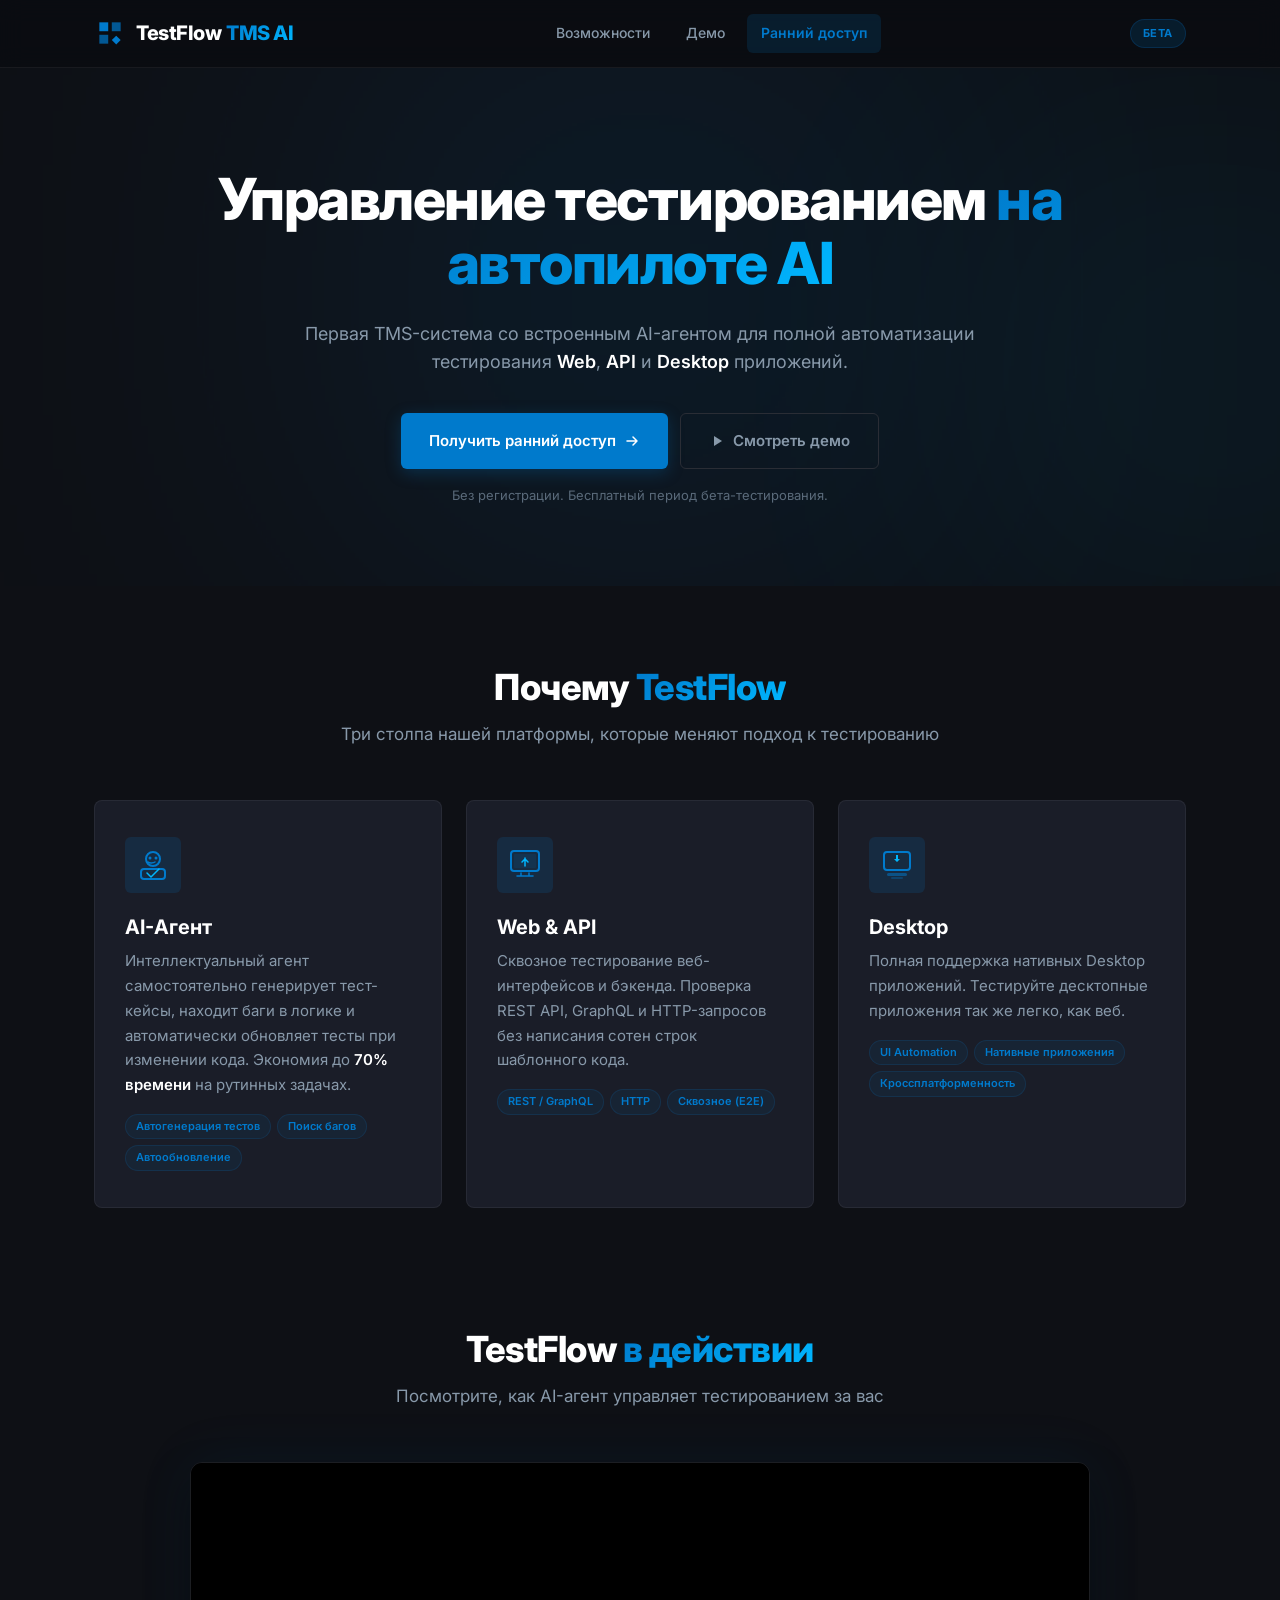
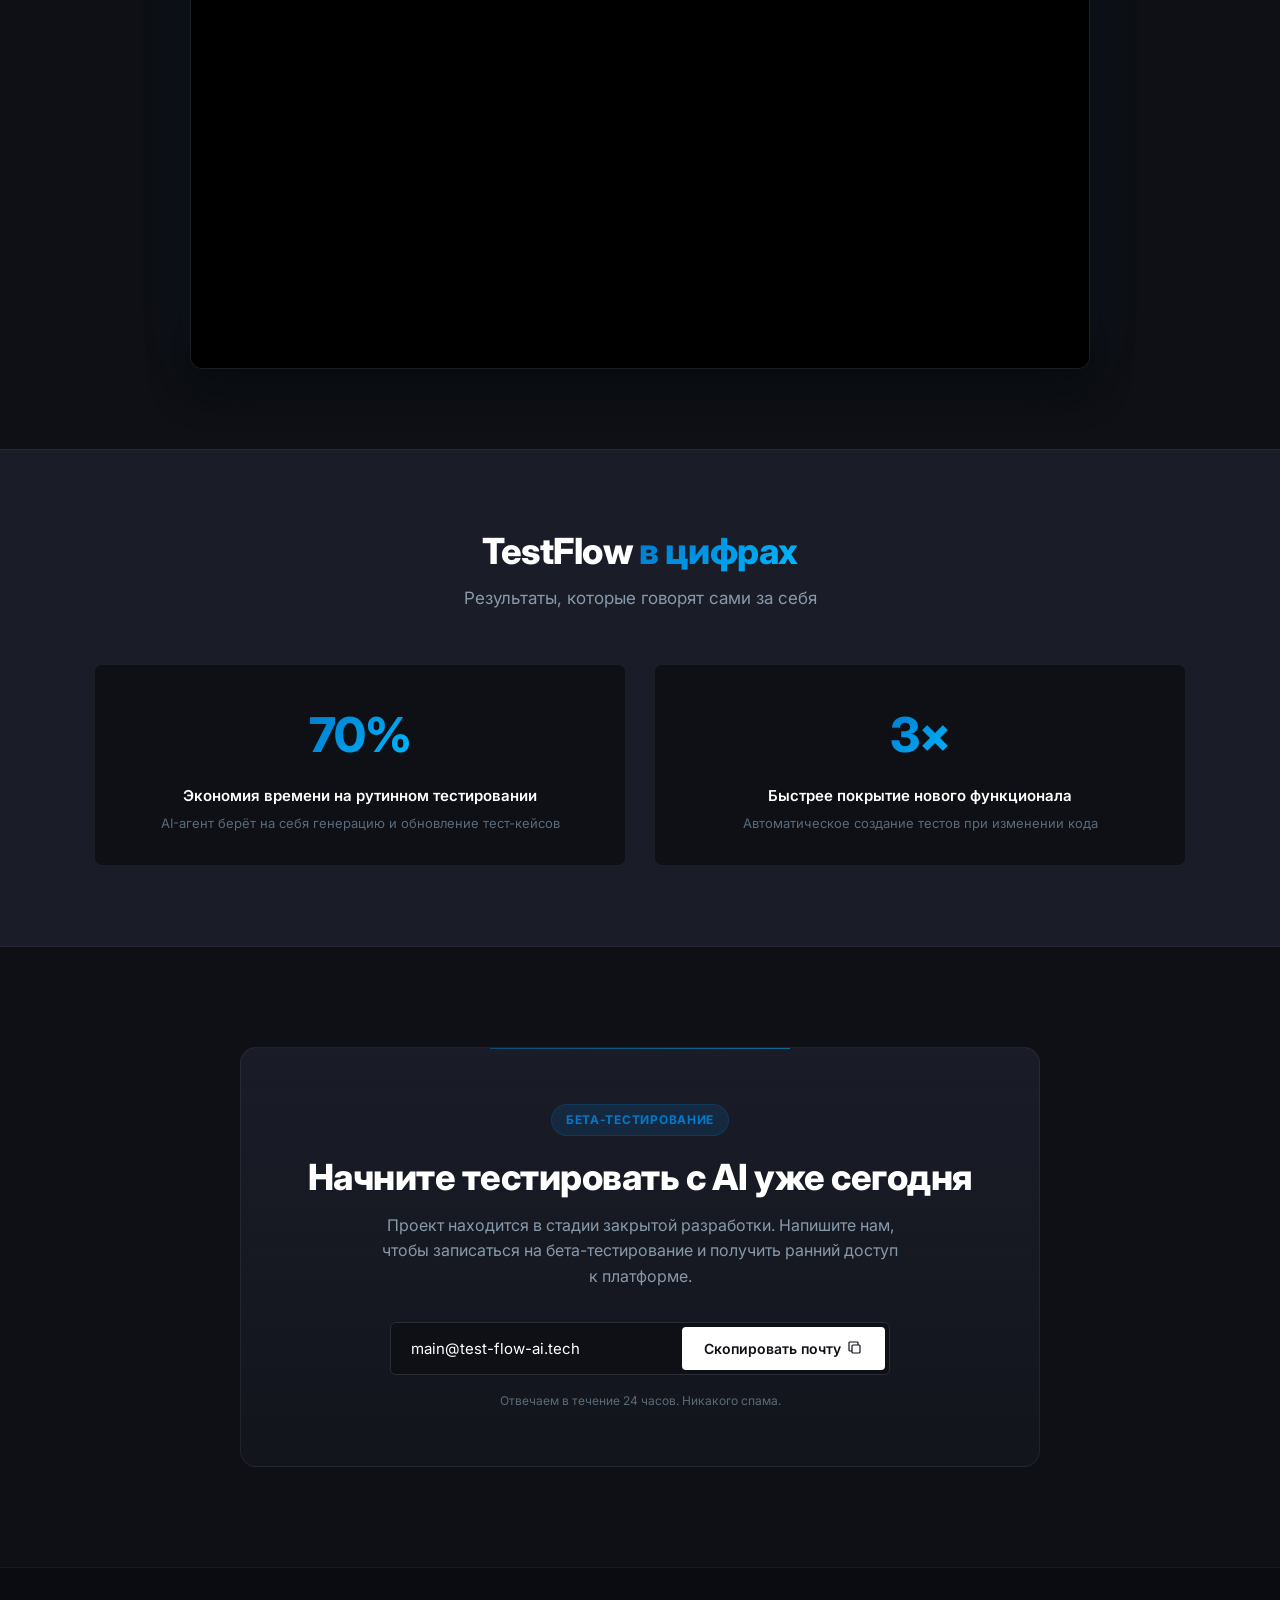
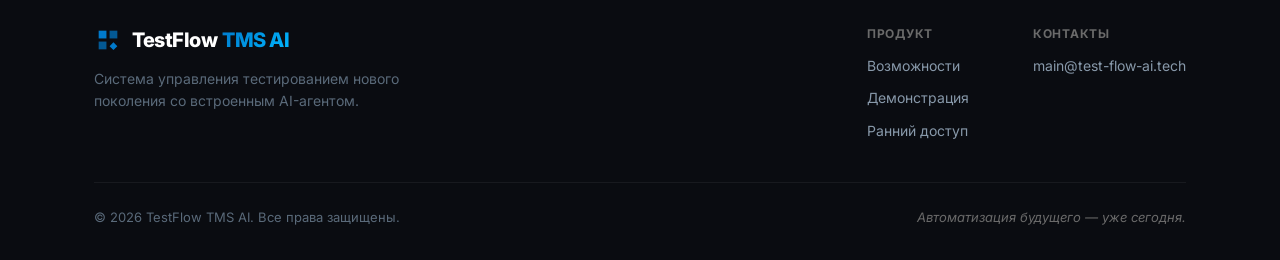
<file: index.html>
<!DOCTYPE html>
<html lang="ru">
<head>
    <meta charset="UTF-8">
    <meta name="viewport" content="width=device-width, initial-scale=1.0">
    <meta name="google-site-verification" content="0fs8NTvTkgobqpOZ2g_7GXXf5fwAw0MB1la34ZVUnLU" />
    <meta name="yandex-verification" content="b0651d5868de27c5" />

    <!-- ===== Primary SEO ===== -->
    <title>TestFlow TMS AI — Система управления тестированием с AI-агентом | Автоматизация Web, API и Desktop</title>
    <meta name="description" content="TestFlow TMS AI — первая система управления тестированием со встроенным AI-агентом. Автоматизация Web, API и Desktop тестирования. Присоединяйтесь к бета-тестированию.">
    <meta name="keywords" content="TMS, система управления тестированием, AI, автоматизация тестирования, test management, QA, Web тестирование, API тестирование, Desktop тестирование, AI-агент, TestFlow, бета-тестирование">
    <meta name="robots" content="index, follow, max-image-preview:large">
    <meta name="author" content="TestFlow Team">
    <link rel="canonical" href="https://test-flow-ai.tech/">

    <!-- ===== Open Graph / Соцсети ===== -->
    <meta property="og:type" content="website">
    <meta property="og:url" content="https://test-flow-ai.tech/">
    <meta property="og:title" content="TestFlow TMS AI — Система управления тестированием с AI-агентом">
    <meta property="og:description" content="Первая TMS со встроенным AI для автоматизации Web, API и Desktop тестов. Присоединяйтесь к бета-тестированию.">
    <meta property="og:image" content="https://test-flow-ai.tech/og-image.png">
    <meta property="og:image:width" content="1200">
    <meta property="og:image:height" content="630">
    <meta property="og:locale" content="ru_RU">
    <meta property="og:site_name" content="TestFlow TMS AI">

    <!-- ===== Twitter Card ===== -->
    <meta name="twitter:card" content="summary_large_image">
    <meta name="twitter:url" content="https://test-flow-ai.tech/">
    <meta name="twitter:title" content="TestFlow TMS AI — Управление тестированием на автопилоте AI">
    <meta name="twitter:description" content="TMS-система нового поколения со встроенным AI-агентом. Web, API, Desktop.">
    <meta name="twitter:image" content="https://test-flow-ai.tech/og-image.png">

    <!-- ===== Дополнительные мета-теги ===== -->
    <meta name="theme-color" content="#0e1015">
    <meta http-equiv="Content-Language" content="ru">
    <meta name="apple-mobile-web-app-capable" content="yes">
    <meta name="apple-mobile-web-app-status-bar-style" content="black-translucent">

    <!-- ===== Schema.org Structured Data (JSON-LD) ===== -->
    <script type="application/ld+json">
    {
      "@context": "https://schema.org",
      "@type": "SoftwareApplication",
      "name": "TestFlow TMS AI",
      "applicationCategory": "BusinessApplication",
      "operatingSystem": "Windows, Web, macOS, Linux",
      "description": "Система управления тестированием со встроенным AI-агентом для автоматизации Web, API и Desktop тестирования.",
      "url": "https://test-flow-ai.tech",
      "image": "https://test-flow-ai.tech/og-image.png",
      "offers": {
        "@type": "Offer",
        "availability": "https://schema.org/PreOrder",
        "description": "Бета-тестирование. Запишитесь для получения раннего доступа."
      },
      "provider": {
        "@type": "Organization",
        "name": "TestFlow",
        "url": "https://test-flow-ai.tech",
        "email": "main@test-flow-ai.tech",
        "logo": "https://test-flow-ai.tech/favicon.svg"
      }
    }
    </script>

    <!-- ===== Favicon ===== -->
    <link rel="icon" type="image/svg+xml" href="favicon.svg">
    <link rel="apple-touch-icon" href="favicon.svg">

    <!-- ===== Шрифты ===== -->
    <link rel="preconnect" href="https://fonts.googleapis.com">
    <link rel="preconnect" href="https://fonts.gstatic.com" crossorigin>
    <link href="https://fonts.googleapis.com/css2?family=Inter:wght@400;500;600;700;800&display=swap" rel="stylesheet">

    <!-- ===== Стили ===== -->
    <link rel="stylesheet" href="style.css">
</head>
<body>

    <!-- ==================== HEADER / НАВИГАЦИЯ ==================== -->
    <header class="navbar" role="banner">
        <div class="container navbar-content">
            <a href="/" class="logo" aria-label="TestFlow TMS AI — на главную">
                <svg class="logo-icon" width="32" height="32" viewBox="0 0 18 18" fill="none" aria-hidden="true">
                    <path d="M3 3h5v5H3z" fill="#007acc"/>
                    <path d="M10 3h5v5h-5z" fill="#007acc" opacity="0.7"/>
                    <path d="M3 10h5v5H3z" fill="#007acc" opacity="0.7"/>
                    <path d="M10 13l2.5-2.5L15 13l-2.5 2.5z" fill="#007acc"/>
                </svg>
                <span class="logo-text">TestFlow<span class="logo-accent">TMS AI</span></span>
            </a>
            <nav class="nav-links" aria-label="Основная навигация">
                <a href="#features">Возможности</a>
                <a href="#demo">Демо</a>
                <a href="#join" class="nav-cta">Ранний доступ</a>
            </nav>
            <span class="badge" aria-label="Статус: бета-тестирование">Бета</span>
        </div>
    </header>

    <main>
        <!-- ==================== HERO ==================== -->
        <section class="hero" aria-labelledby="hero-title">
            <div class="container">
                <div class="glow-effect" aria-hidden="true"></div>
                <div class="glow-effect-secondary" aria-hidden="true"></div>
                <h1 id="hero-title">
                    Управление тестированием
                    <span class="gradient-text">на автопилоте AI</span>
                </h1>
                <p class="hero-subtitle">
                    Первая TMS-система со встроенным AI-агентом для полной автоматизации тестирования
                    <strong>Web</strong>, <strong>API</strong> и <strong>Desktop</strong> приложений.
                </p>
                <div class="hero-actions">
                    <a href="#join" class="btn btn-primary">
                        Получить ранний доступ
                        <svg width="16" height="16" viewBox="0 0 16 16" aria-hidden="true"><path d="M3 8h10M9 4l4 4-4 4" stroke="currentColor" stroke-width="1.5" stroke-linecap="round" stroke-linejoin="round" fill="none"/></svg>
                    </a>
                    <a href="#demo" class="btn btn-secondary">
                        <svg width="16" height="16" viewBox="0 0 16 16" aria-hidden="true"><polygon points="5,3 13,8 5,13" fill="currentColor"/></svg>
                        Смотреть демо
                    </a>
                </div>
                <p class="hero-note">Без регистрации. Бесплатный период бета-тестирования.</p>
            </div>
        </section>

        <!-- ==================== FEATURES ==================== -->
        <section id="features" class="features" aria-labelledby="features-title">
            <div class="container">
                <div class="section-header">
                    <h2 id="features-title" class="section-title">
                        Почему <span class="gradient-text">TestFlow</span>
                    </h2>
                    <p class="section-subtitle">Три столпа нашей платформы, которые меняют подход к тестированию</p>
                </div>
                <div class="features-grid">
                    <article class="feature-card">
                        <div class="feature-icon" aria-hidden="true">
                            <svg width="36" height="36" viewBox="0 0 36 36" fill="none">
                                <circle cx="18" cy="12" r="7" stroke="#007acc" stroke-width="2"/>
                                <circle cx="15" cy="11" r="1.5" fill="#007acc"/>
                                <circle cx="21" cy="11" r="1.5" fill="#007acc"/>
                                <path d="M13 15c1 1.2 5.5 1.2 7 0" stroke="#007acc" stroke-width="1.5" stroke-linecap="round"/>
                                <rect x="6" y="22" width="24" height="10" rx="3" stroke="#007acc" stroke-width="2"/>
                                <path d="M12 26l4 4 8-8" stroke="#00b7ff" stroke-width="1.5" stroke-linecap="round" stroke-linejoin="round"/>
                            </svg>
                        </div>
                        <h3>AI-Агент</h3>
                        <p>Интеллектуальный агент самостоятельно генерирует тест-кейсы, находит баги в логике и автоматически обновляет тесты при изменении кода. Экономия до <strong>70% времени</strong> на рутинных задачах.</p>
                        <ul class="feature-tags" aria-label="Ключевые возможности AI-агента">
                            <li>Автогенерация тестов</li>
                            <li>Поиск багов</li>
                            <li>Автообновление</li>
                        </ul>
                    </article>

                    <article class="feature-card">
                        <div class="feature-icon" aria-hidden="true">
                            <svg width="36" height="36" viewBox="0 0 36 36" fill="none">
                                <rect x="4" y="4" width="28" height="20" rx="3" stroke="#007acc" stroke-width="2"/>
                                <rect x="7" y="7" width="22" height="14" rx="1" fill="#007acc" opacity="0.1"/>
                                <path d="M14 26v3M22 26v3M10 29h16" stroke="#007acc" stroke-width="1.5" stroke-linecap="round"/>
                                <path d="M18 11v8M15 15l3-3 3 3" stroke="#00b7ff" stroke-width="1.5" stroke-linecap="round" stroke-linejoin="round"/>
                            </svg>
                        </div>
                        <h3>Web & API</h3>
                        <p>Сквозное тестирование веб-интерфейсов и бэкенда. Проверка REST API, GraphQL и HTTP-запросов без написания сотен строк шаблонного кода.</p>
                        <ul class="feature-tags" aria-label="Ключевые возможности Web & API">
                            <li>REST / GraphQL</li>
                            <li>HTTP</li>
                            <li>Сквозное (E2E)</li>
                        </ul>
                    </article>

                    <article class="feature-card">
                        <div class="feature-icon" aria-hidden="true">
                            <svg width="36" height="36" viewBox="0 0 36 36" fill="none">
                                <rect x="5" y="5" width="26" height="18" rx="3" stroke="#007acc" stroke-width="2"/>
                                <rect x="8" y="26" width="20" height="3" rx="1.5" fill="#007acc" opacity="0.5"/>
                                <rect x="12" y="30" width="12" height="2" rx="1" fill="#007acc" opacity="0.3"/>
                                <path d="M18 15l-3-3h2V8h2v4h2l-3 3z" fill="#00b7ff"/>
                            </svg>
                        </div>
                        <h3>Desktop</h3>
                        <p>Полная поддержка нативных Desktop приложений. Тестируйте десктопные приложения так же легко, как веб.</p>
                        <ul class="feature-tags" aria-label="Ключевые возможности Desktop">
                            <li>UI Automation</li>
                            <li>Нативные приложения</li>
                            <li>Кроссплатформенность</li>
                        </ul>
                    </article>
                </div>
            </div>
        </section>

        <!-- ==================== VIDEO DEMO ==================== -->
        <section id="demo" class="demo-video" aria-labelledby="demo-title">
            <div class="container">
                <div class="section-header">
                    <h2 id="demo-title" class="section-title">
                        TestFlow <span class="gradient-text">в действии</span>
                    </h2>
                    <p class="section-subtitle">Посмотрите, как AI-агент управляет тестированием за вас</p>
                </div>
                <div class="video-wrapper">
                    <iframe
                        src="https://vkvideo.ru/video_ext.php?oid=-235848337&id=456239017&hash=a3b99bac0d7285d2"
                        width="100%"
                        height="100%"
                        frameborder="0"
                        allowfullscreen="1"
                        loading="lazy"
                        title="Демонстрация TestFlow TMS AI — система управления тестированием с AI-агентом"
                        style="background-color: #000"
                        allow="autoplay; encrypted-media; fullscreen; picture-in-picture">
                    </iframe>
                </div>
            </div>
        </section>

        <!-- ==================== STATS / BENEFITS ==================== -->
        <section class="stats" aria-labelledby="stats-title">
            <div class="container">
                <div class="section-header">
                    <h2 id="stats-title" class="section-title">
                        TestFlow <span class="gradient-text">в цифрах</span>
                    </h2>
                    <p class="section-subtitle">Результаты, которые говорят сами за себя</p>
                </div>
                <div class="stats-grid">
                    <div class="stat-card">
                        <div class="stat-value"><span class="gradient-text">70%</span></div>
                        <div class="stat-label">Экономия времени на рутинном тестировании</div>
                        <div class="stat-desc">AI-агент берёт на себя генерацию и обновление тест-кейсов</div>
                    </div>
                    <div class="stat-card">
                        <div class="stat-value"><span class="gradient-text">3×</span></div>
                        <div class="stat-label">Быстрее покрытие нового функционала</div>
                        <div class="stat-desc">Автоматическое создание тестов при изменении кода</div>
                    </div>
                </div>
            </div>
        </section>

        <!-- ==================== CTA / JOIN ==================== -->
        <section id="join" class="cta" aria-labelledby="cta-title">
            <div class="container">
                <div class="cta-box">
                    <div class="cta-badge" aria-hidden="true">Бета-тестирование</div>
                    <h2 id="cta-title">Начните тестировать с AI уже сегодня</h2>
                    <p>Проект находится в стадии закрытой разработки. Напишите нам, чтобы записаться на бета-тестирование и получить ранний доступ к платформе.</p>
                    <div class="copy-email-container">
                        <input type="text" value="main@test-flow-ai.tech" id="emailToCopy" readonly aria-label="Email для связи: main@test-flow-ai.tech">
                        <button onclick="copyEmailAddress()" id="copyBtn" aria-label="Скопировать адрес email">
                            <span class="btn-text">Скопировать почту</span>
                            <span class="btn-icon" aria-hidden="true">
                                <svg width="16" height="16" viewBox="0 0 16 16"><rect x="5" y="5" width="8" height="8" rx="1" stroke="currentColor" stroke-width="1.2" fill="none"/><path d="M11 5V3a1 1 0 00-1-1H3a1 1 0 00-1 1v7a1 1 0 001 1h2" stroke="currentColor" stroke-width="1.2" fill="none"/></svg>
                            </span>
                        </button>
                    </div>
                    <p class="cta-note">Отвечаем в течение 24 часов. Никакого спама.</p>
                </div>
            </div>
        </section>
    </main>

    <!-- ==================== FOOTER ==================== -->
    <footer role="contentinfo">
        <div class="container">
            <div class="footer-content">
                <div class="footer-brand">
                    <a href="/" class="logo" aria-label="TestFlow TMS AI">
                        <svg class="logo-icon" width="28" height="28" viewBox="0 0 18 18" fill="none" aria-hidden="true">
                            <path d="M3 3h5v5H3z" fill="#007acc"/>
                            <path d="M10 3h5v5h-5z" fill="#007acc" opacity="0.7"/>
                            <path d="M3 10h5v5H3z" fill="#007acc" opacity="0.7"/>
                            <path d="M10 13l2.5-2.5L15 13l-2.5 2.5z" fill="#007acc"/>
                        </svg>
                        <span class="logo-text">TestFlow<span class="logo-accent">TMS AI</span></span>
                    </a>
                    <p class="footer-desc">Система управления тестированием нового поколения со встроенным AI-агентом.</p>
                </div>
                <div class="footer-links">
                    <div class="footer-col">
                        <span class="footer-col-title">Продукт</span>
                        <a href="#features">Возможности</a>
                        <a href="#demo">Демонстрация</a>
                        <a href="#join">Ранний доступ</a>
                    </div>
                    <div class="footer-col">
                        <span class="footer-col-title">Контакты</span>
                        <a href="mailto:main@test-flow-ai.tech">main@test-flow-ai.tech</a>
                    </div>
                </div>
            </div>
            <div class="footer-bottom">
                <p>&copy; <time datetime="2026">2026</time> TestFlow TMS AI. Все права защищены.</p>
                <p class="footer-tagline">Автоматизация будущего — уже сегодня.</p>
            </div>
        </div>
    </footer>

    <script src="script.js"></script>
</body>
</html>
</file>
<file: style.css>
/* ================================================================
   TestFlow TMS AI — Landing Page
   Дизайн-система: merge TMS (VS Code) + оригинальный лендинг
   ================================================================ */

/* ===== ДИЗАЙН-ТОКЕНЫ ===== */
:root {
    /* Фоны */
    --bg-primary: #0e1015;
    --bg-secondary: #1a1d28;
    --bg-tertiary: #0a0c11;
    --bg-card: #1a1d28;
    --bg-card-hover: #1f2330;

    /* Акценты */
    --accent: #007acc;
    --accent-hover: #1a8cd8;
    --accent-muted: rgba(0, 122, 204, 0.15);
    --accent-gradient: linear-gradient(135deg, #007acc 0%, #00b7ff 100%);
    --accent-gradient-reverse: linear-gradient(135deg, #00b7ff 0%, #007acc 100%);

    /* Текст */
    --text-primary: #ffffff;
    --text-secondary: #8899aa;
    --text-muted: #5a6a7a;
    --text-dim: #6a6a6a;

    /* Семантические */
    --success: #4caf50;
    --success-bg: rgba(76, 175, 80, 0.12);
    --warning: #ff9800;
    --warning-bg: rgba(255, 152, 0, 0.12);
    --error: #f44336;
    --info: #9cdcfe;

    /* Оформление */
    --border: #2a2d35;
    --border-light: rgba(255, 255, 255, 0.06);
    --border-accent: rgba(0, 122, 204, 0.3);
    --radius-sm: 4px;
    --radius-md: 6px;
    --radius-lg: 8px;
    --radius-xl: 12px;
    --radius-2xl: 16px;

    /* Тени */
    --shadow-sm: 0 2px 8px rgba(0, 0, 0, 0.2);
    --shadow-md: 0 4px 16px rgba(0, 0, 0, 0.3);
    --shadow-lg: 0 8px 32px rgba(0, 0, 0, 0.4);
    --shadow-btn: 0 4px 16px rgba(0, 122, 204, 0.25);
    --shadow-btn-hover: 0 6px 24px rgba(0, 122, 204, 0.4);
    --shadow-video: 0 20px 40px rgba(0, 0, 0, 0.4), 0 0 60px rgba(0, 122, 204, 0.08);

    /* Шрифты */
    --font: 'Inter', -apple-system, BlinkMacSystemFont, 'Segoe UI', system-ui, sans-serif;

    /* Переходы */
    --transition-fast: 0.15s ease;
    --transition: 0.25s ease;
    --transition-slow: 0.4s ease;

    /* Размеры */
    --container-max: 1140px;
    --header-height: 68px;
}

/* ===== СБРОС / БАЗА ===== */
*,
*::before,
*::after {
    box-sizing: border-box;
    margin: 0;
    padding: 0;
}

html {
    scroll-behavior: smooth;
    -webkit-text-size-adjust: 100%;
}

body {
    font-family: var(--font);
    background-color: var(--bg-primary);
    color: var(--text-primary);
    line-height: 1.6;
    overflow-x: hidden;
    -webkit-font-smoothing: antialiased;
    -moz-osx-font-smoothing: grayscale;
}

::selection {
    background: var(--accent);
    color: #fff;
}

.container {
    max-width: var(--container-max);
    margin: 0 auto;
    padding: 0 24px;
}

/* ===== ТИПОГРАФИКА ===== */
h1, h2, h3, h4 {
    line-height: 1.2;
    font-weight: 700;
}

.section-title {
    font-size: 36px;
    font-weight: 800;
    letter-spacing: -0.5px;
    margin-bottom: 12px;
}

.section-subtitle {
    font-size: 17px;
    color: var(--text-secondary);
    max-width: 600px;
    margin: 0 auto;
}

.section-header {
    text-align: center;
    margin-bottom: 52px;
}

.gradient-text {
    background: var(--accent-gradient);
    -webkit-background-clip: text;
    -webkit-text-fill-color: transparent;
    background-clip: text;
}

/* ===== HEADER / НАВИГАЦИЯ ===== */
.navbar {
    position: sticky;
    top: 0;
    z-index: 1000;
    background: rgba(10, 12, 17, 0.85);
    backdrop-filter: blur(12px);
    -webkit-backdrop-filter: blur(12px);
    border-bottom: 1px solid var(--border-light);
    padding: 0;
    height: var(--header-height);
    display: flex;
    align-items: center;
}

.navbar-content {
    display: flex;
    align-items: center;
    justify-content: space-between;
    width: 100%;
    gap: 24px;
}

/* Лого */
.logo {
    display: flex;
    align-items: center;
    gap: 10px;
    text-decoration: none;
    flex-shrink: 0;
}

.logo-icon {
    flex-shrink: 0;
}

.logo-text {
    font-size: 20px;
    font-weight: 800;
    color: var(--text-primary);
    letter-spacing: -0.5px;
}

.logo-accent {
    background: var(--accent-gradient);
    -webkit-background-clip: text;
    -webkit-text-fill-color: transparent;
    background-clip: text;
    margin-left: 5px;
}

/* Навигация */
.nav-links {
    display: flex;
    align-items: center;
    gap: 8px;
}

.nav-links a {
    color: var(--text-secondary);
    text-decoration: none;
    font-size: 14px;
    font-weight: 500;
    padding: 8px 14px;
    border-radius: var(--radius-md);
    transition: color var(--transition-fast), background var(--transition-fast);
}

.nav-links a:hover {
    color: var(--text-primary);
    background: rgba(255, 255, 255, 0.04);
}

.nav-cta {
    color: var(--accent) !important;
    background: var(--accent-muted) !important;
    font-weight: 600 !important;
}

.nav-cta:hover {
    background: rgba(0, 122, 204, 0.22) !important;
}

/* Бейдж */
.badge {
    background: var(--accent-muted);
    color: var(--accent);
    padding: 5px 12px;
    border-radius: 20px;
    font-size: 11px;
    font-weight: 700;
    text-transform: uppercase;
    letter-spacing: 0.05em;
    border: 1px solid rgba(0, 122, 204, 0.2);
    flex-shrink: 0;
}

/* ===== HERO ===== */
.hero {
    position: relative;
    padding: 100px 0 80px;
    text-align: center;
    overflow: hidden;
}

/* Glow-эффекты */
.glow-effect {
    position: absolute;
    top: -15%;
    left: 50%;
    transform: translateX(-50%);
    width: 600px;
    height: 600px;
    background: var(--accent);
    filter: blur(180px);
    opacity: 0.12;
    z-index: -1;
    pointer-events: none;
}

.glow-effect-secondary {
    position: absolute;
    top: 20%;
    right: -10%;
    width: 400px;
    height: 400px;
    background: #00b7ff;
    filter: blur(140px);
    opacity: 0.08;
    z-index: -1;
    pointer-events: none;
}

.hero h1 {
    font-size: 58px;
    font-weight: 800;
    line-height: 1.1;
    margin-bottom: 24px;
    letter-spacing: -1.5px;
    max-width: 900px;
    margin-left: auto;
    margin-right: auto;
}

.hero-subtitle {
    font-size: 18px;
    color: var(--text-secondary);
    max-width: 680px;
    margin: 0 auto 36px;
    line-height: 1.6;
}

.hero-subtitle strong {
    color: var(--text-primary);
    font-weight: 600;
}

/* Hero кнопки */
.hero-actions {
    display: flex;
    gap: 12px;
    justify-content: center;
    flex-wrap: wrap;
    margin-bottom: 16px;
}

.hero-note {
    font-size: 13px;
    color: var(--text-muted);
}

/* ===== КНОПКИ ===== */
.btn {
    display: inline-flex;
    align-items: center;
    gap: 8px;
    padding: 15px 28px;
    border-radius: var(--radius-md);
    font-weight: 600;
    font-size: 15px;
    text-decoration: none;
    cursor: pointer;
    transition: transform var(--transition-fast), box-shadow var(--transition-fast), background var(--transition-fast);
    border: none;
    white-space: nowrap;
}

.btn-primary {
    background: var(--accent);
    color: #fff;
    box-shadow: var(--shadow-btn);
}

.btn-primary:hover {
    background: var(--accent-hover);
    transform: translateY(-2px);
    box-shadow: var(--shadow-btn-hover);
}

.btn-secondary {
    background: transparent;
    color: var(--text-secondary);
    border: 1px solid var(--border);
}

.btn-secondary:hover {
    color: var(--text-primary);
    border-color: var(--border-accent);
    background: rgba(255, 255, 255, 0.03);
    transform: translateY(-2px);
}

/* ===== FEATURES ===== */
.features {
    padding: 80px 0;
}

.features-grid {
    display: grid;
    grid-template-columns: repeat(auto-fit, minmax(320px, 1fr));
    gap: 24px;
}

.feature-card {
    background-color: var(--bg-card);
    padding: 36px 30px;
    border-radius: var(--radius-lg);
    border: 1px solid var(--border-light);
    transition: border-color var(--transition), background var(--transition), transform var(--transition);
    position: relative;
    overflow: hidden;
}

.feature-card::before {
    content: '';
    position: absolute;
    top: 0;
    left: 0;
    right: 0;
    height: 2px;
    background: var(--accent-gradient);
    opacity: 0;
    transition: opacity var(--transition);
}

.feature-card:hover {
    border-color: var(--border-accent);
    background: var(--bg-card-hover);
    transform: translateY(-4px);
}

.feature-card:hover::before {
    opacity: 1;
}

.feature-icon {
    width: 56px;
    height: 56px;
    display: flex;
    align-items: center;
    justify-content: center;
    background: var(--accent-muted);
    border-radius: var(--radius-md);
    margin-bottom: 22px;
}

.feature-card h3 {
    font-size: 20px;
    font-weight: 700;
    margin-bottom: 10px;
    color: var(--text-primary);
}

.feature-card p {
    color: var(--text-secondary);
    font-size: 15px;
    line-height: 1.65;
    margin-bottom: 16px;
}

.feature-card p strong {
    color: var(--text-primary);
    font-weight: 600;
}

.feature-tags {
    display: flex;
    flex-wrap: wrap;
    gap: 6px;
    list-style: none;
    padding: 0;
}

.feature-tags li {
    font-size: 11px;
    font-weight: 600;
    padding: 3px 10px;
    border-radius: 20px;
    background: rgba(0, 122, 204, 0.08);
    color: var(--accent);
    border: 1px solid rgba(0, 122, 204, 0.15);
}

/* ===== VIDEO DEMO ===== */
.demo-video {
    padding: 40px 0 80px;
}

.video-wrapper {
    position: relative;
    max-width: 900px;
    margin: 0 auto;
    aspect-ratio: 16 / 9;
    border-radius: var(--radius-xl);
    overflow: hidden;
    box-shadow: var(--shadow-video);
    border: 1px solid var(--border-light);
}

.video-wrapper iframe {
    display: block;
}

/* ===== STATS / BENEFITS ===== */
.stats {
    padding: 80px 0;
    background: var(--bg-secondary);
    border-top: 1px solid var(--border-light);
    border-bottom: 1px solid var(--border-light);
}

.stats-grid {
    display: grid;
    grid-template-columns: repeat(auto-fit, minmax(240px, 1fr));
    gap: 28px;
}

.stat-card {
    text-align: center;
    padding: 32px 20px;
    border-radius: var(--radius-lg);
    border: 1px solid var(--border-light);
    background: var(--bg-primary);
    transition: border-color var(--transition), transform var(--transition);
}

.stat-card:hover {
    border-color: var(--border-accent);
    transform: translateY(-2px);
}

.stat-value {
    font-size: 48px;
    font-weight: 800;
    letter-spacing: -1px;
    margin-bottom: 10px;
}

.stat-label {
    font-size: 15px;
    font-weight: 600;
    color: var(--text-primary);
    margin-bottom: 6px;
}

.stat-desc {
    font-size: 13px;
    color: var(--text-muted);
    line-height: 1.5;
}

/* ===== CTA ===== */
.cta {
    padding: 100px 0;
}

.cta-box {
    background: linear-gradient(180deg, var(--bg-card) 0%, rgba(26, 29, 40, 0.4) 100%);
    border: 1px solid var(--border-light);
    padding: 56px 40px;
    border-radius: var(--radius-2xl);
    text-align: center;
    max-width: 800px;
    margin: 0 auto;
    position: relative;
    overflow: hidden;
}

.cta-box::before {
    content: '';
    position: absolute;
    top: 0;
    left: 50%;
    transform: translateX(-50%);
    width: 300px;
    height: 1px;
    background: var(--accent-gradient);
    opacity: 0.5;
}

.cta-badge {
    display: inline-block;
    font-size: 12px;
    font-weight: 700;
    text-transform: uppercase;
    letter-spacing: 0.06em;
    color: var(--accent);
    background: var(--accent-muted);
    padding: 5px 14px;
    border-radius: 20px;
    margin-bottom: 20px;
    border: 1px solid rgba(0, 122, 204, 0.2);
}

.cta h2 {
    font-size: 36px;
    font-weight: 800;
    margin-bottom: 14px;
    letter-spacing: -0.5px;
}

.cta p {
    color: var(--text-secondary);
    margin-bottom: 32px;
    max-width: 520px;
    margin-left: auto;
    margin-right: auto;
    font-size: 16px;
    line-height: 1.6;
}

/* Copy email */
.copy-email-container {
    display: flex;
    max-width: 500px;
    margin: 20px auto 16px;
    gap: 0;
    background: var(--bg-primary);
    border: 1px solid var(--border);
    border-radius: var(--radius-md);
    overflow: hidden;
    padding: 4px;
    transition: border-color var(--transition);
}

.copy-email-container:focus-within {
    border-color: var(--accent);
}

#emailToCopy {
    flex: 1;
    background: transparent;
    border: none;
    padding: 12px 16px;
    color: var(--text-primary);
    font-family: var(--font);
    font-size: 15px;
    outline: none;
    min-width: 0;
}

#emailToCopy::selection {
    background: var(--accent);
    color: #fff;
}

#copyBtn {
    display: inline-flex;
    align-items: center;
    gap: 6px;
    background: var(--text-primary);
    color: var(--bg-primary);
    border: none;
    padding: 0 22px;
    border-radius: 4px;
    font-weight: 600;
    font-size: 14px;
    font-family: var(--font);
    cursor: pointer;
    transition: background-color var(--transition-fast), color var(--transition-fast);
    white-space: nowrap;
}

#copyBtn:hover {
    background: #e0e0e0;
}

#copyBtn.copied {
    background: var(--success);
    color: #fff;
}

.btn-icon {
    display: flex;
    align-items: center;
}

.cta-note {
    font-size: 12px !important;
    color: var(--text-muted) !important;
    margin-bottom: 0 !important;
    margin-top: 0 !important;
}

/* ===== FOOTER ===== */
footer {
    padding: 56px 0 32px;
    border-top: 1px solid var(--border-light);
    background: var(--bg-tertiary);
}

.footer-content {
    display: flex;
    justify-content: space-between;
    gap: 48px;
    flex-wrap: wrap;
    margin-bottom: 40px;
}

.footer-brand {
    max-width: 320px;
}

.footer-brand .logo {
    margin-bottom: 12px;
}

.footer-desc {
    font-size: 14px;
    color: var(--text-muted);
    line-height: 1.6;
}

.footer-links {
    display: flex;
    gap: 64px;
}

.footer-col {
    display: flex;
    flex-direction: column;
    gap: 10px;
}

.footer-col-title {
    font-size: 12px;
    font-weight: 700;
    text-transform: uppercase;
    letter-spacing: 0.06em;
    color: var(--text-dim);
    margin-bottom: 2px;
}

.footer-col a {
    font-size: 14px;
    color: var(--text-secondary);
    text-decoration: none;
    transition: color var(--transition-fast);
}

.footer-col a:hover {
    color: var(--text-primary);
}

.footer-bottom {
    display: flex;
    justify-content: space-between;
    align-items: center;
    flex-wrap: wrap;
    gap: 8px;
    padding-top: 24px;
    border-top: 1px solid var(--border-light);
    font-size: 13px;
    color: var(--text-muted);
}

.footer-tagline {
    color: var(--text-dim);
    font-style: italic;
}

/* ===== АДАПТИВНОСТЬ ===== */

/* Планшеты */
@media (max-width: 1024px) {
    .hero h1 {
        font-size: 46px;
    }

    .section-title {
        font-size: 32px;
    }

    .features-grid {
        grid-template-columns: repeat(auto-fit, minmax(280px, 1fr));
    }

    .stats-grid {
        grid-template-columns: repeat(2, 1fr);
    }

    .footer-content {
        flex-direction: column;
        gap: 32px;
    }

    .footer-links {
        gap: 40px;
    }
}

/* Мобильные */
@media (max-width: 768px) {
    :root {
        --header-height: 60px;
    }

    .hero {
        padding: 60px 0 50px;
    }

    .hero h1 {
        font-size: 34px;
        letter-spacing: -0.5px;
    }

    .hero-subtitle {
        font-size: 16px;
    }

    .section-title {
        font-size: 28px;
    }

    .section-subtitle {
        font-size: 15px;
    }

    .section-header {
        margin-bottom: 36px;
    }

    .nav-links a:not(.nav-cta) {
        display: none;
    }

    .badge {
        font-size: 10px;
        padding: 4px 10px;
    }

    .logo-text {
        font-size: 17px;
    }

    .hero-actions {
        flex-direction: column;
        align-items: center;
    }

    .btn {
        width: 100%;
        justify-content: center;
    }

    .features {
        padding: 50px 0;
    }

    .features-grid {
        grid-template-columns: 1fr;
        gap: 16px;
    }

    .feature-card {
        padding: 28px 22px;
    }

    .demo-video {
        padding: 20px 0 50px;
    }

    .stats {
        padding: 50px 0;
    }

    .stats-grid {
        grid-template-columns: 1fr;
        gap: 16px;
    }

    .stat-value {
        font-size: 38px;
    }

    .cta {
        padding: 60px 0;
    }

    .cta-box {
        padding: 40px 24px;
    }

    .cta h2 {
        font-size: 28px;
    }

    .copy-email-container {
        flex-direction: column;
        background: transparent;
        border: none;
        padding: 0;
        gap: 10px;
    }

    #emailToCopy {
        background: var(--bg-primary);
        border: 1px solid var(--border);
        border-radius: var(--radius-md);
        text-align: center;
        padding: 14px;
    }

    #copyBtn {
        padding: 14px;
        border-radius: var(--radius-md);
        justify-content: center;
    }

    .footer-content {
        text-align: center;
    }

    .footer-brand {
        max-width: none;
        display: flex;
        flex-direction: column;
        align-items: center;
    }

    .footer-links {
        justify-content: center;
        gap: 32px;
    }

    .footer-bottom {
        flex-direction: column;
        text-align: center;
    }
}

/* Маленькие мобильные */
@media (max-width: 480px) {
    .hero h1 {
        font-size: 28px;
    }

    .section-title {
        font-size: 24px;
    }

    .cta h2 {
        font-size: 24px;
    }
}

/* ===== АНИМАЦИИ ПОЯВЛЕНИЯ ===== */
@keyframes fadeInUp {
    from {
        opacity: 0;
        transform: translateY(20px);
    }
    to {
        opacity: 1;
        transform: translateY(0);
    }
}

.feature-card,
.stat-card {
    animation: fadeInUp 0.6s ease backwards;
}

.feature-card:nth-child(1) { animation-delay: 0.1s; }
.feature-card:nth-child(2) { animation-delay: 0.2s; }
.feature-card:nth-child(3) { animation-delay: 0.3s; }

.stat-card:nth-child(1) { animation-delay: 0.1s; }
.stat-card:nth-child(2) { animation-delay: 0.2s; }
.stat-card:nth-child(3) { animation-delay: 0.3s; }
.stat-card:nth-child(4) { animation-delay: 0.4s; }

/* ===== PREFERS REDUCED MOTION ===== */
@media (prefers-reduced-motion: reduce) {
    html {
        scroll-behavior: auto;
    }

    .feature-card,
    .stat-card {
        animation: none;
    }

    .btn,
    .feature-card,
    .stat-card {
        transition: none;
    }
}

/* ===== FOCUS-VISIBLE (a11y) ===== */
:focus-visible {
    outline: 2px solid var(--accent);
    outline-offset: 2px;
    border-radius: 2px;
}
</file>
